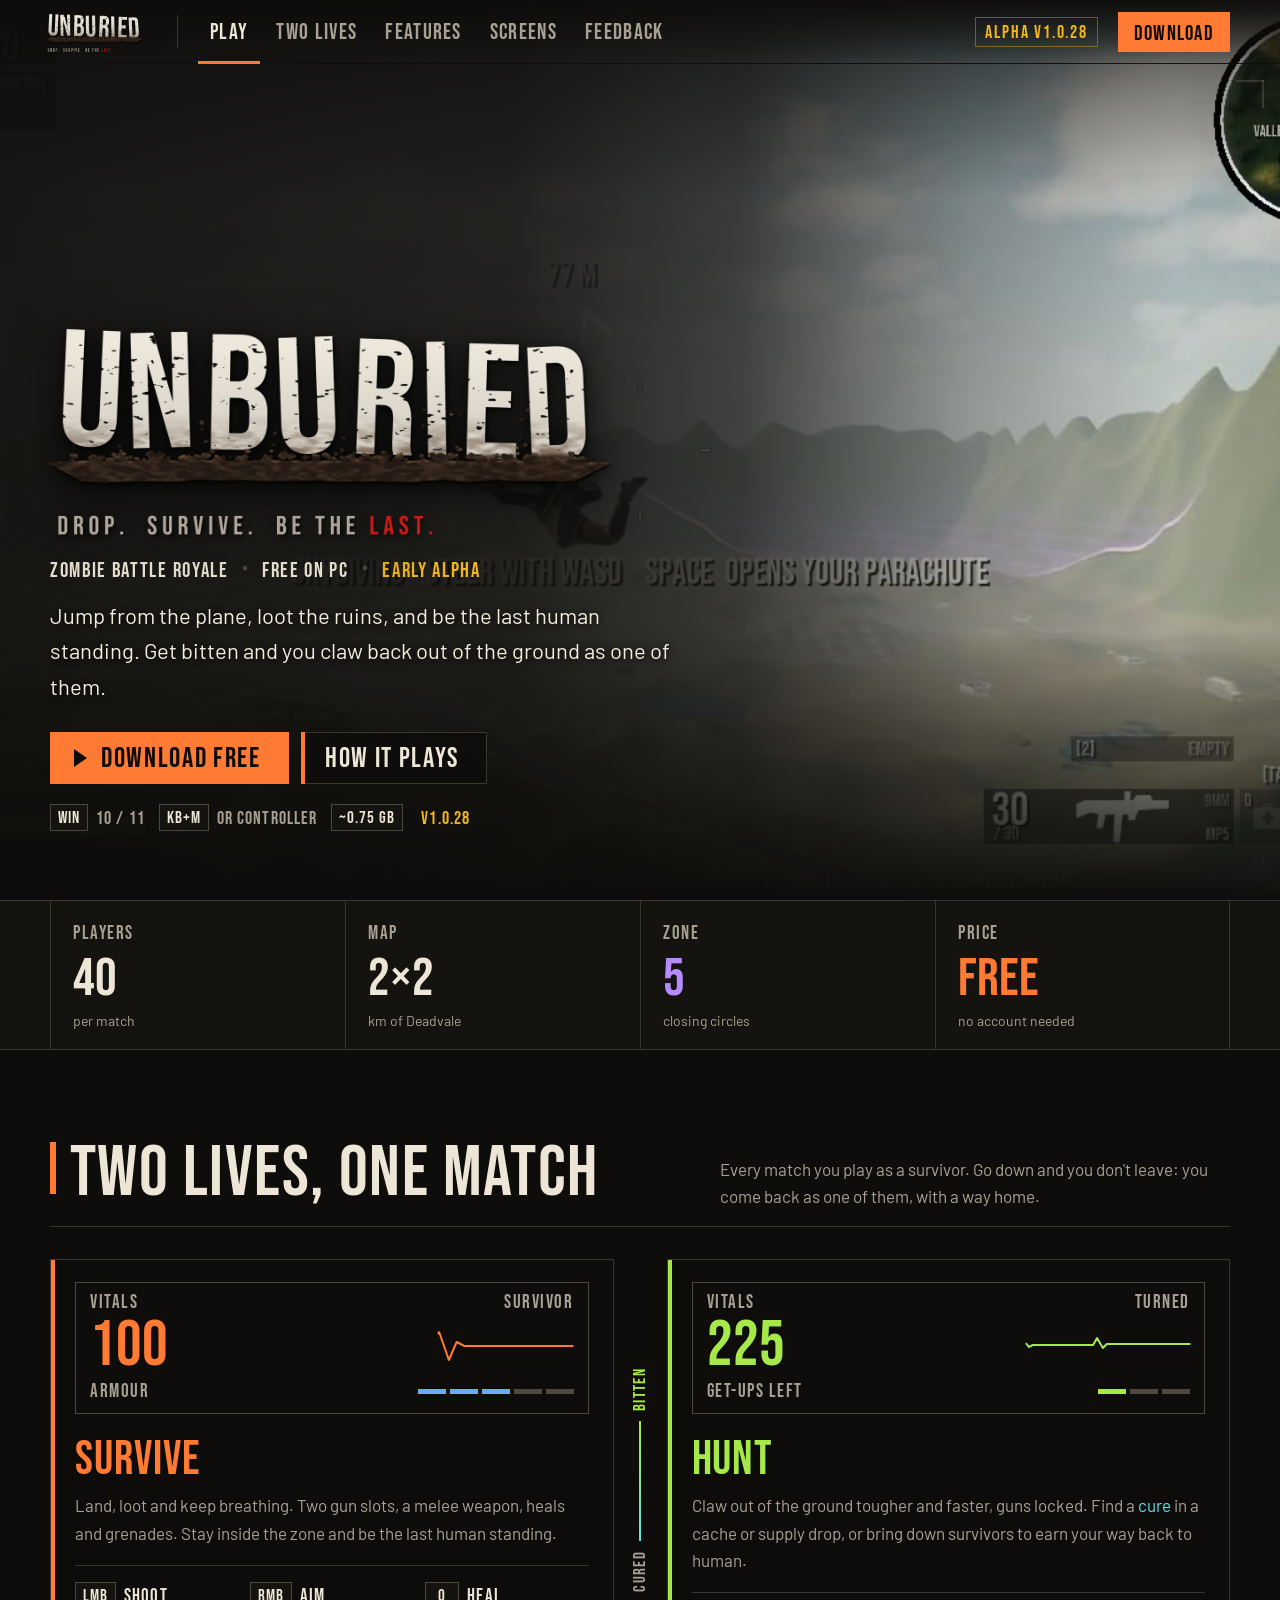
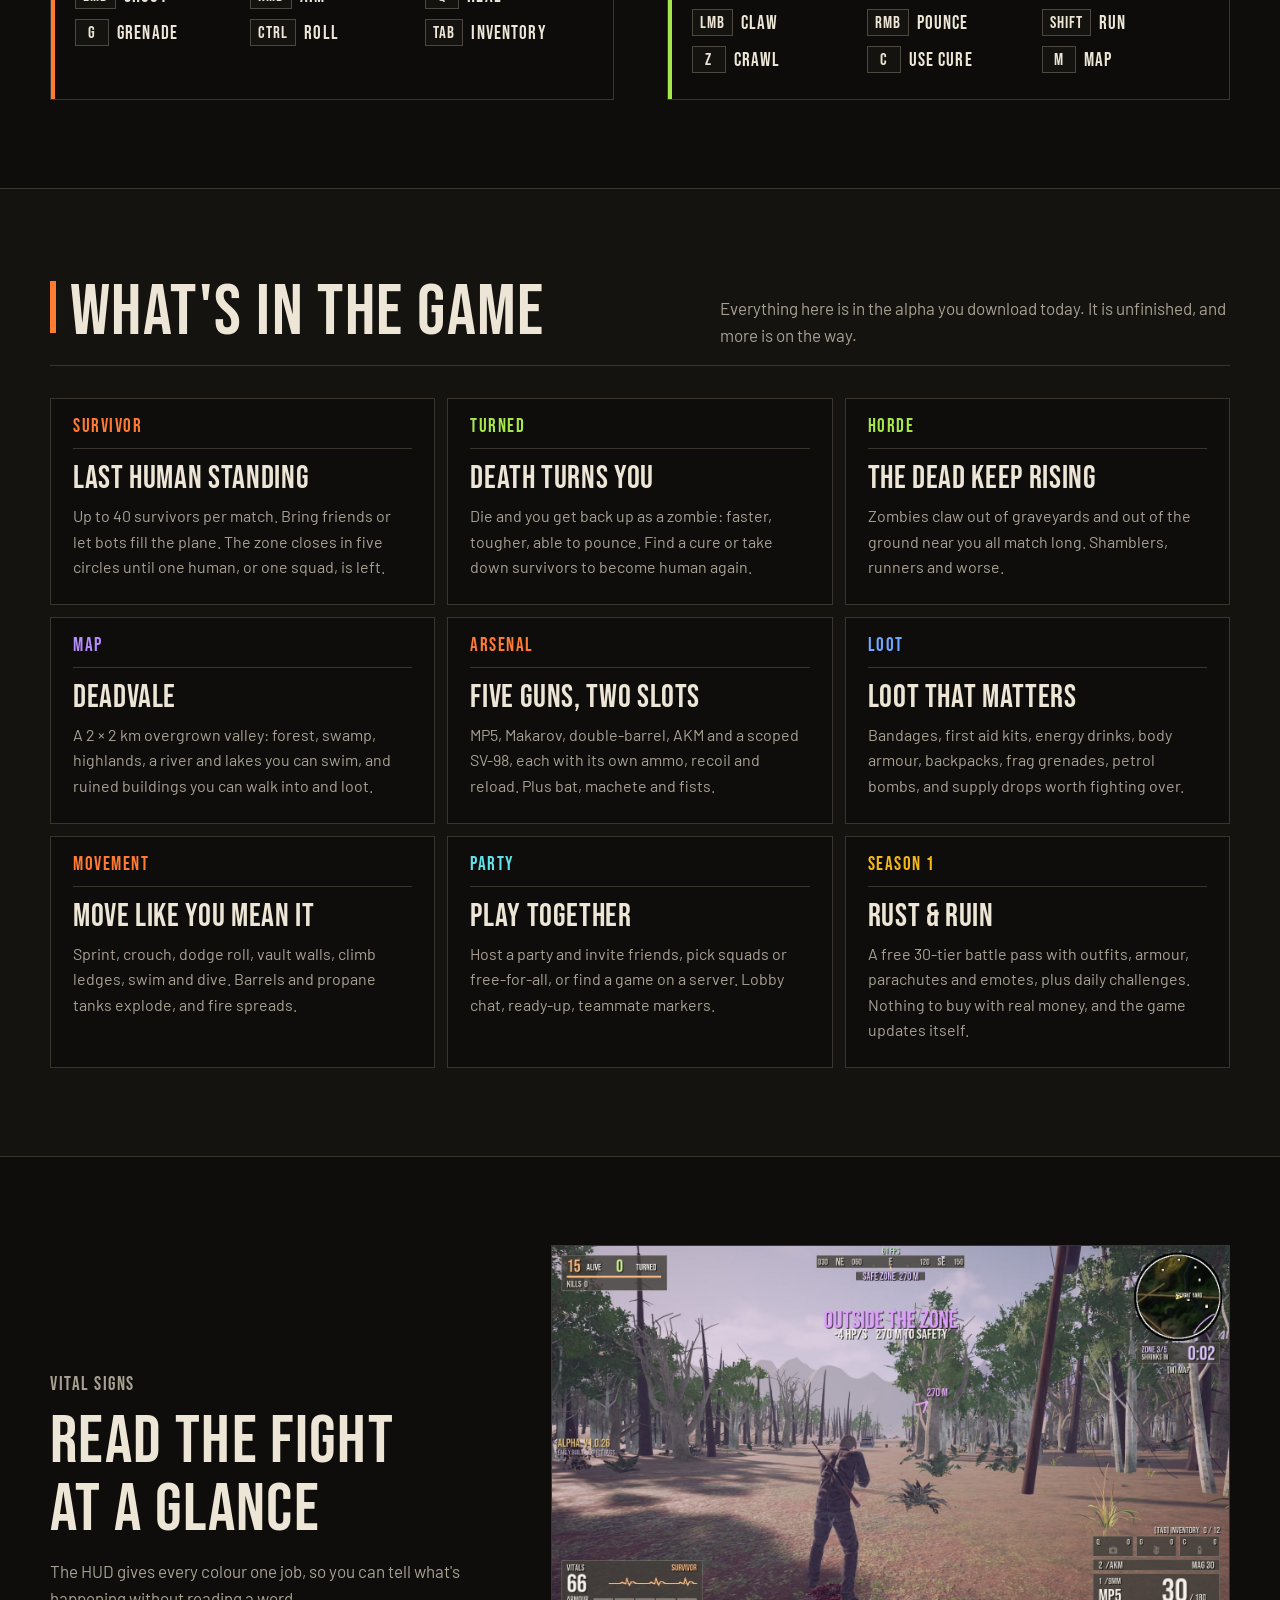
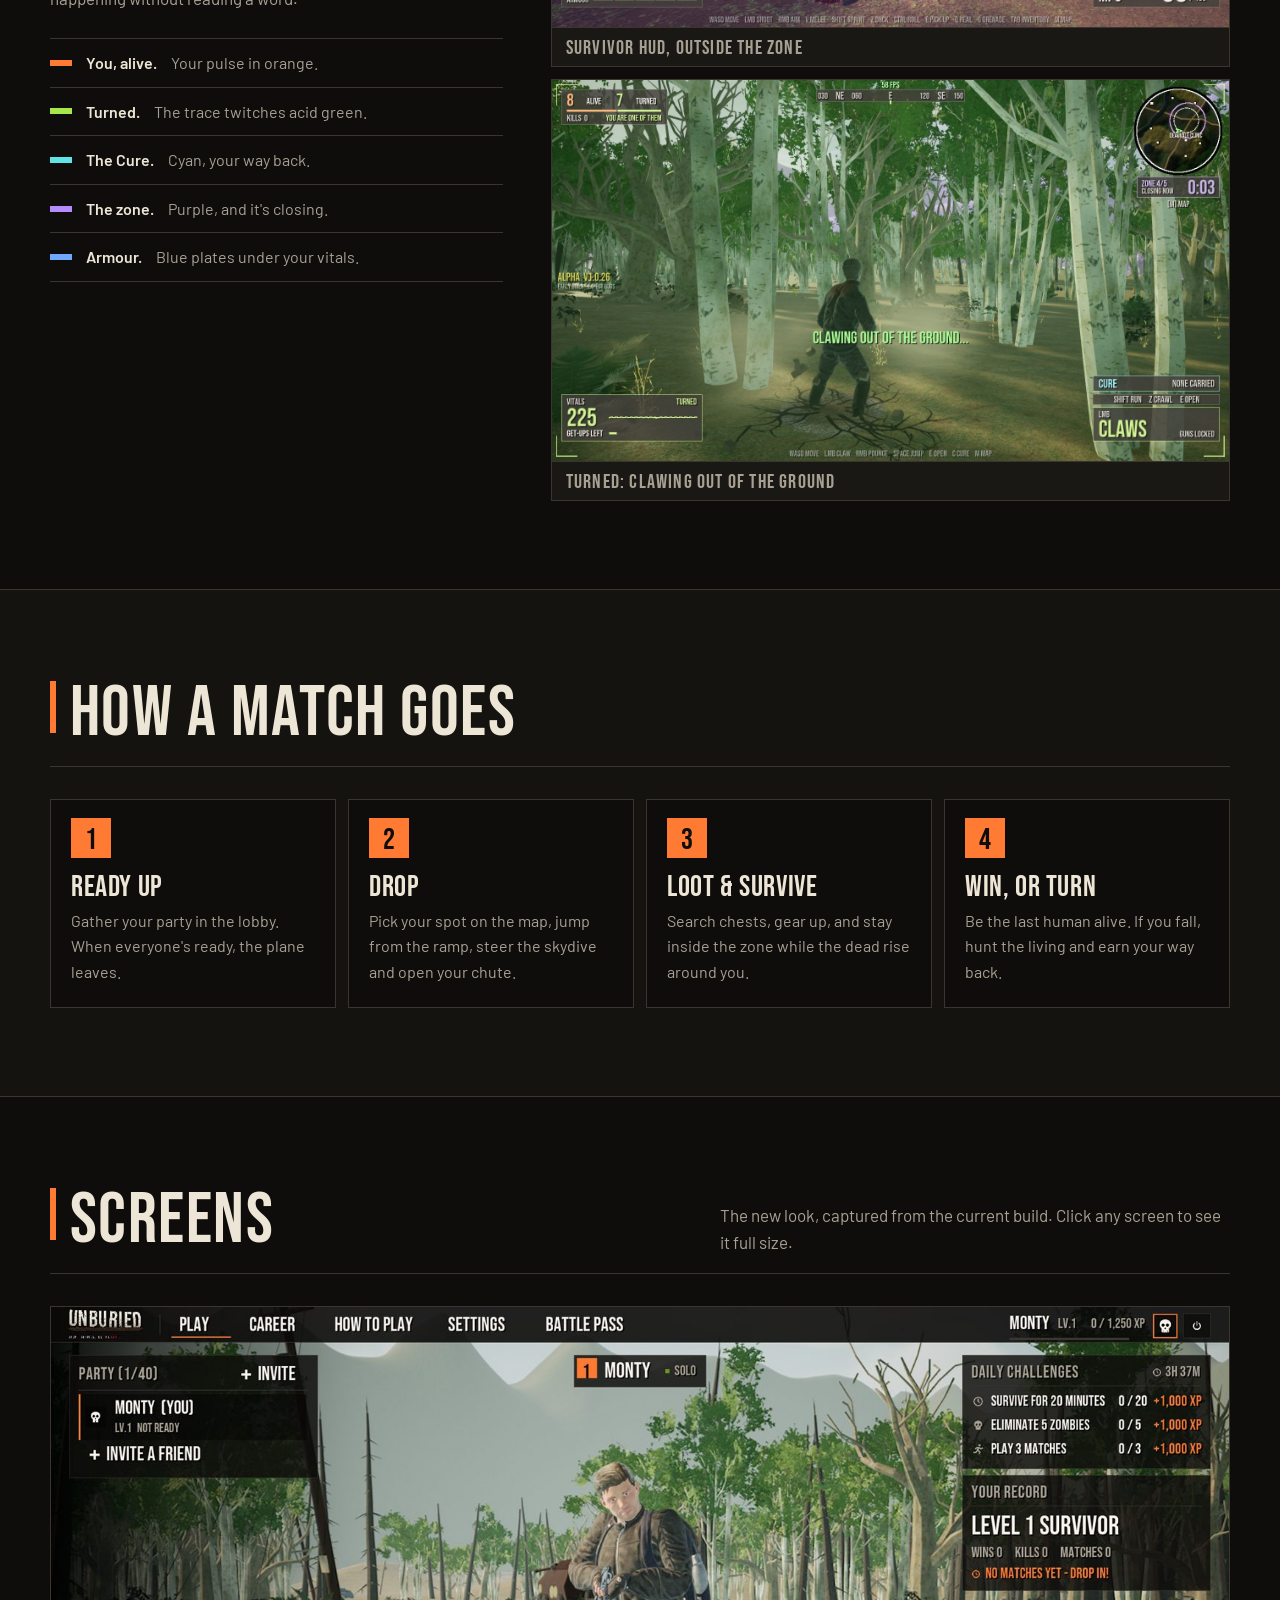
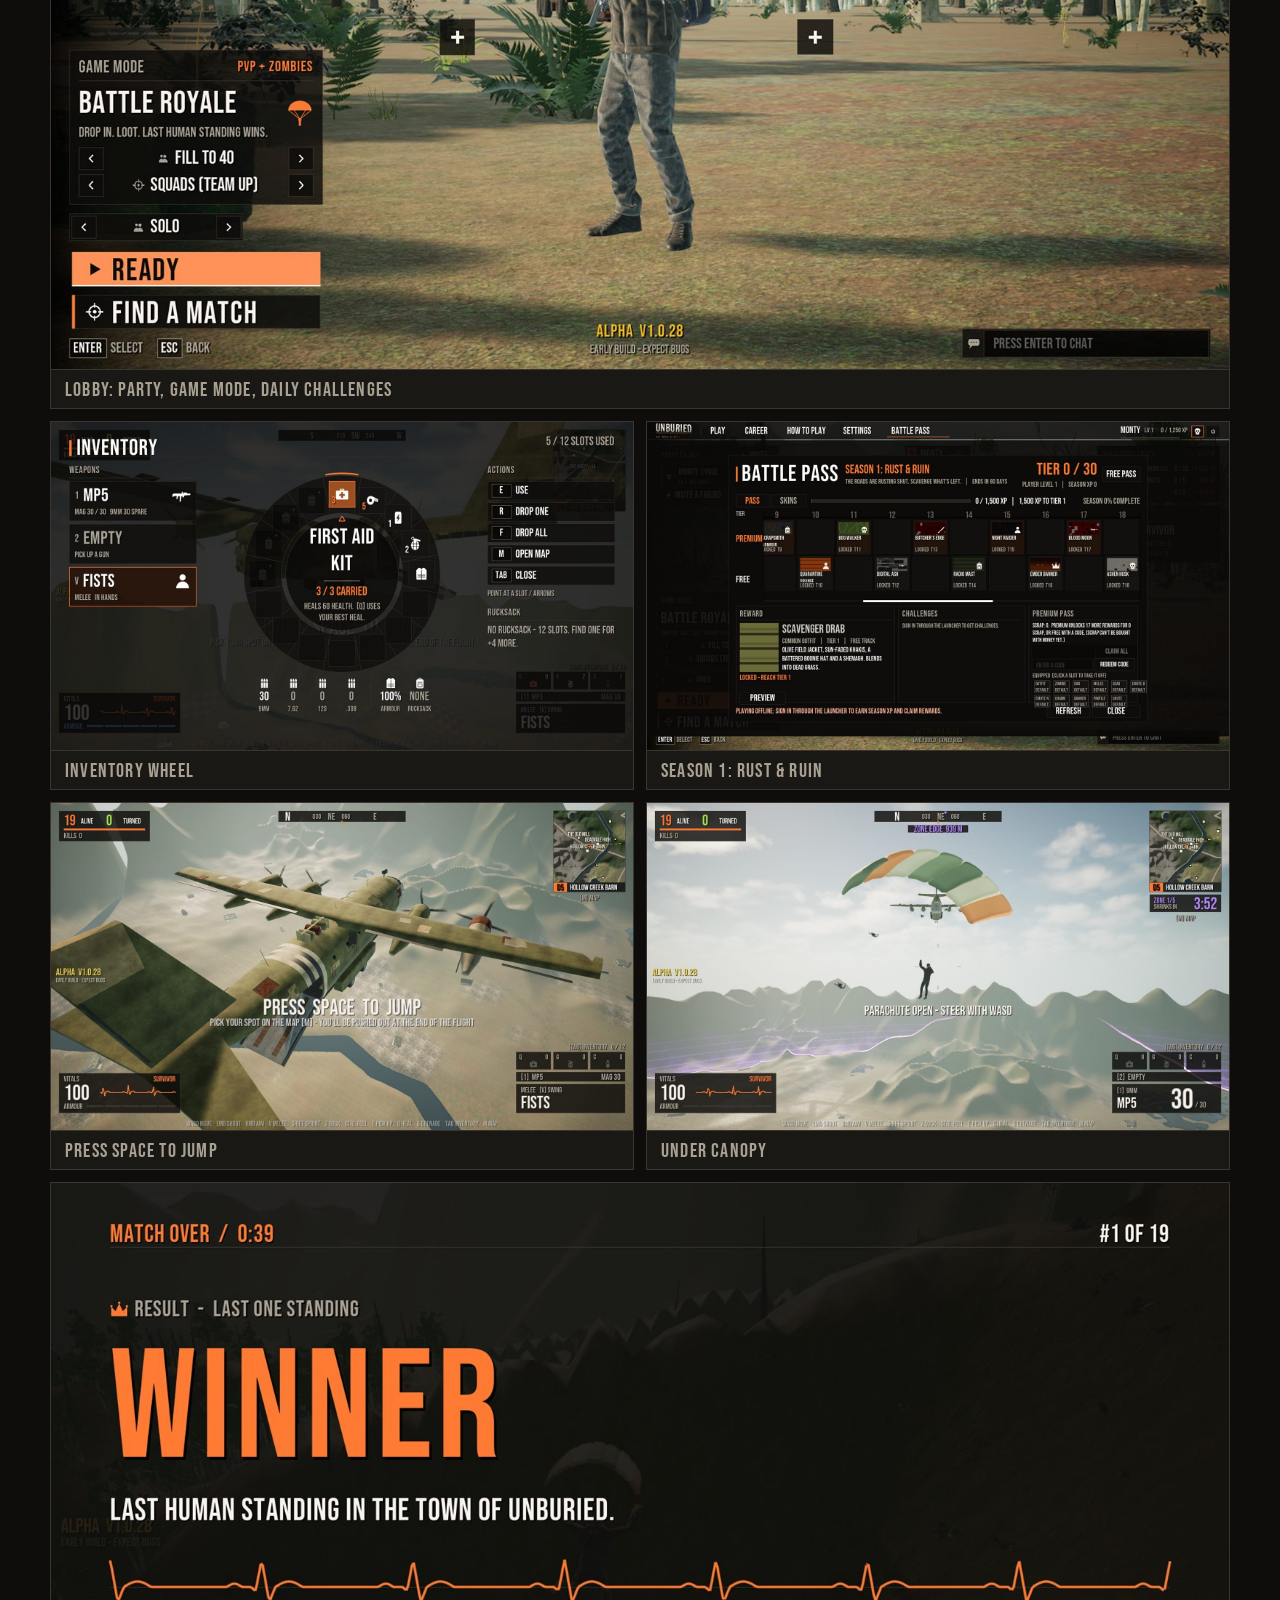
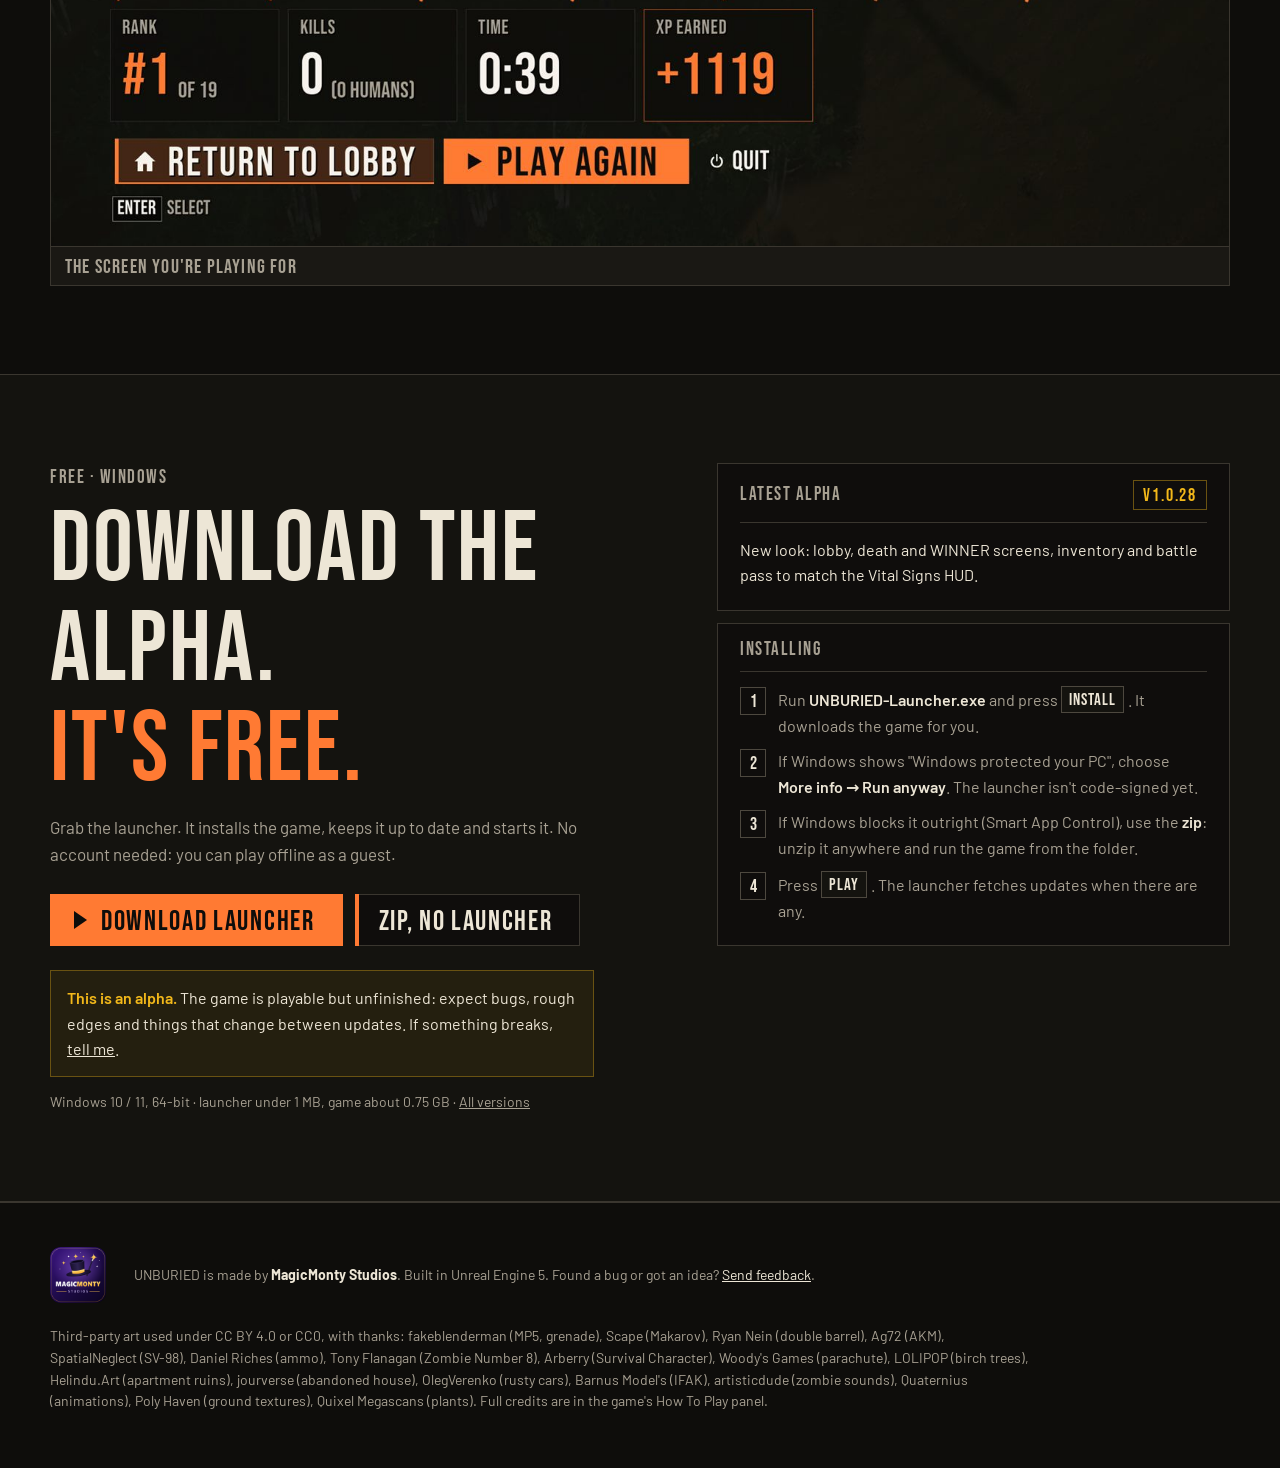
<file: index.html>
<!doctype html>
<html lang="en">
<head>
<meta charset="utf-8">
<meta name="viewport" content="width=device-width, initial-scale=1">
<title>UNBURIED (Alpha) — free zombie battle royale for PC</title>
<meta name="description" content="UNBURIED is a free zombie battle royale for Windows, now in alpha. Drop in, loot up, be the last human standing. Die and you rise as a zombie.">
<meta property="og:title" content="UNBURIED — free zombie battle royale">
<meta property="og:description" content="Drop in, loot up, be the last human standing. Die and you rise as a zombie. Free for Windows.">
<meta property="og:image" content="media/shot-hud.jpg">
<meta name="theme-color" content="#0e0d0b">
<link rel="icon" href="favicon.ico">
<link rel="preconnect" href="https://fonts.googleapis.com">
<link rel="preconnect" href="https://fonts.gstatic.com" crossorigin>
<link href="https://fonts.googleapis.com/css2?family=Bebas+Neue&family=Barlow:wght@400;500;600&display=swap" rel="stylesheet">
<link rel="stylesheet" href="site.css">
</head>
<body>

<header class="nav" id="nav">
  <a class="logo" href="#top" aria-label="UNBURIED home"><img src="media/logo.png" alt="UNBURIED" width="1400" height="520"></a>
  <nav class="tabs" aria-label="Sections">
    <a href="#top" class="on">Play</a>
    <a href="#lives">Two lives</a>
    <a href="#features">Features</a>
    <a href="#screens">Screens</a>
    <a href="feedback.html">Feedback</a>
  </nav>
  <a class="tag-alpha" href="#alpha" title="This is an early alpha build">Alpha <span data-ver>v1.0.28</span></a>
  <a class="btn small" href="#download">Download</a>
</header>

<main id="top">
<div class="hero">
  <video id="heroVideo" src="media/drop.mp4" poster="media/drop.jpg" muted loop playsinline autoplay preload="metadata" aria-hidden="true"></video>
  <span class="brackets" aria-hidden="true"></span>
  <div class="wrap hero-in">
    <div class="hero-panel">
      <h1><img src="media/logo.png" alt="UNBURIED. Drop. Survive. Be the last." width="1400" height="520"></h1>
      <p class="label">Zombie battle royale <span class="sep"></span> Free on PC <span class="sep"></span> <span class="c-alpha">Early alpha</span></p>
      <p class="lede">Jump from the plane, loot the ruins, and be the last human standing. Get bitten and you claw back out of the ground as one of them.</p>
      <div class="cta">
        <a class="btn" href="#download"><span class="tri" aria-hidden="true"></span>Download free</a>
        <a class="btn alt" href="#lives">How it plays</a>
      </div>
      <p class="keys"><kbd>Win</kbd> 10 / 11 <kbd>KB+M</kbd> or controller <kbd>~0.75 GB</kbd> <span data-ver>v1.0.28</span></p>
    </div>
  </div>
</div>

<div class="stats-band">
  <div class="wrap stats">
    <div class="stat"><span class="label">Players</span><b>40</b><small>per match</small></div>
    <div class="stat"><span class="label">Map</span><b>2×2</b><small>km of Deadvale</small></div>
    <div class="stat"><span class="label">Zone</span><b class="c-zone">5</b><small>closing circles</small></div>
    <div class="stat"><span class="label">Price</span><b class="c-survivor">Free</b><small>no account needed</small></div>
  </div>
</div>

<section id="lives">
  <div class="wrap">
    <div class="head">
      <h2>Two lives, one match</h2>
      <p>Every match you play as a survivor. Go down and you don't leave: you come back as one of them, with a way home.</p>
    </div>
    <div class="lives">
      <article class="life">
        <div class="vitals">
          <div class="vrow"><span class="label">Vitals</span><span class="label c-survivor">Survivor</span></div>
          <div class="vmid"><b>100</b><svg class="pulse" viewBox="0 0 200 40" preserveAspectRatio="none" aria-hidden="true"><path pathLength="1" d="M0 20H40l5-3 4 3h6l4-14 5 28 4-18 4 4h40l5-3 4 3h6l4-14 5 28 4-18 4 4H200"/></svg></div>
          <div class="vrow"><span class="label">Armour</span><span class="plates" aria-hidden="true"><i class="on"></i><i class="on"></i><i class="on"></i><i></i><i></i></span></div>
        </div>
        <h3>Survive</h3>
        <p>Land, loot and keep breathing. Two gun slots, a melee weapon, heals and grenades. Stay inside the zone and be the last human standing.</p>
        <ul class="ctrl">
          <li><kbd>LMB</kbd>Shoot</li><li><kbd>RMB</kbd>Aim</li><li><kbd>Q</kbd>Heal</li>
          <li><kbd>G</kbd>Grenade</li><li><kbd>Ctrl</kbd>Roll</li><li><kbd>Tab</kbd>Inventory</li>
        </ul>
      </article>
      <div class="arrow" aria-hidden="true"><span class="label">Bitten</span><span class="line"></span><span class="label c-cure">Cured</span></div>
      <article class="life turned">
        <div class="vitals">
          <div class="vrow"><span class="label">Vitals</span><span class="label c-turned">Turned</span></div>
          <div class="vmid"><b>225</b><svg class="pulse" viewBox="0 0 200 40" preserveAspectRatio="none" aria-hidden="true"><path pathLength="1" d="M0 20H30l3-4 2 6 3-2H70l2-6 3 9 2-4H112l3-3 2 5 2-2H150l2-7 3 10 2-4H200"/></svg></div>
          <div class="vrow"><span class="label">Get-ups left</span><span class="plates" aria-hidden="true"><i class="on"></i><i></i><i></i></span></div>
        </div>
        <h3>Hunt</h3>
        <p>Claw out of the ground tougher and faster, guns locked. Find a <span class="c-cure">cure</span> in a cache or supply drop, or bring down survivors to earn your way back to human.</p>
        <ul class="ctrl">
          <li><kbd>LMB</kbd>Claw</li><li><kbd>RMB</kbd>Pounce</li><li><kbd>Shift</kbd>Run</li>
          <li><kbd>Z</kbd>Crawl</li><li><kbd>C</kbd>Use cure</li><li><kbd>M</kbd>Map</li>
        </ul>
      </article>
    </div>
  </div>
</section>

<section id="features" class="band">
  <div class="wrap">
    <div class="head">
      <h2>What's in the game</h2>
      <p>Everything here is in the alpha you download today. It is unfinished, and more is on the way.</p>
    </div>
    <div class="feats">
      <div class="feat"><span class="label">Survivor</span><h3>Last human standing</h3><p>Up to 40 survivors per match. Bring friends or let bots fill the plane. The zone closes in five circles until one human, or one squad, is left.</p></div>
      <div class="feat t-turned"><span class="label">Turned</span><h3>Death turns you</h3><p>Die and you get back up as a zombie: faster, tougher, able to pounce. Find a cure or take down survivors to become human again.</p></div>
      <div class="feat t-turned"><span class="label">Horde</span><h3>The dead keep rising</h3><p>Zombies claw out of graveyards and out of the ground near you all match long. Shamblers, runners and worse.</p></div>
      <div class="feat t-zone"><span class="label">Map</span><h3>Deadvale</h3><p>A 2 × 2 km overgrown valley: forest, swamp, highlands, a river and lakes you can swim, and ruined buildings you can walk into and loot.</p></div>
      <div class="feat"><span class="label">Arsenal</span><h3>Five guns, two slots</h3><p>MP5, Makarov, double-barrel, AKM and a scoped SV-98, each with its own ammo, recoil and reload. Plus bat, machete and fists.</p></div>
      <div class="feat t-armour"><span class="label">Loot</span><h3>Loot that matters</h3><p>Bandages, first aid kits, energy drinks, body armour, backpacks, frag grenades, petrol bombs, and supply drops worth fighting over.</p></div>
      <div class="feat"><span class="label">Movement</span><h3>Move like you mean it</h3><p>Sprint, crouch, dodge roll, vault walls, climb ledges, swim and dive. Barrels and propane tanks explode, and fire spreads.</p></div>
      <div class="feat t-cure"><span class="label">Party</span><h3>Play together</h3><p>Host a party and invite friends, pick squads or free-for-all, or find a game on a server. Lobby chat, ready-up, teammate markers.</p></div>
      <div class="feat t-alpha"><span class="label">Season 1</span><h3>Rust &amp; Ruin</h3><p>A free 30-tier battle pass with outfits, armour, parachutes and emotes, plus daily challenges. Nothing to buy with real money, and the game updates itself.</p></div>
    </div>
  </div>
</section>

<section id="hud">
  <div class="wrap hud-grid">
    <div class="hud-copy">
      <span class="label">Vital signs</span>
      <h2>Read the fight at a glance</h2>
      <p class="sub">The HUD gives every colour one job, so you can tell what's happening without reading a word.</p>
      <ul class="legend">
        <li><i class="dot c-survivor-bg"></i><b>You, alive.</b> Your pulse in orange.</li>
        <li><i class="dot c-turned-bg"></i><b>Turned.</b> The trace twitches acid green.</li>
        <li><i class="dot c-cure-bg"></i><b>The Cure.</b> Cyan, your way back.</li>
        <li><i class="dot c-zone-bg"></i><b>The zone.</b> Purple, and it's closing.</li>
        <li><i class="dot c-armour-bg"></i><b>Armour.</b> Blue plates under your vitals.</li>
      </ul>
      <svg class="trace" viewBox="0 0 600 60" preserveAspectRatio="none" aria-hidden="true"><path pathLength="1" d="M0 30H170l10-6 8 6h14l8-26 10 50 9-34 7 10h120l10-6 8 6h14l8-26 10 50 9-34 7 10H600"/></svg>
    </div>
    <div class="hud-shots">
      <button class="shot" data-src="media/shot-hud.jpg" data-title="Outside the zone"><img src="media/shot-hud.jpg" alt="In-match HUD: alive and turned counts, compass, minimap, zone timer, vitals with heartbeat trace, weapon and ammo panels" loading="lazy" width="1600" height="900"><span class="cap">Survivor HUD, outside the zone</span></button>
      <button class="shot" data-src="media/shot-turned.jpg" data-title="Clawing out of the ground"><img src="media/shot-turned.jpg" alt="Turned HUD in acid green: claws, get-ups left, cure panel" loading="lazy" width="1600" height="900"><span class="cap c-turned">Turned: clawing out of the ground</span></button>
    </div>
  </div>
</section>

<section id="match" class="band">
  <div class="wrap">
    <div class="head">
      <h2>How a match goes</h2>
    </div>
    <ol class="flow">
      <li><span class="num">1</span><h3>Ready up</h3><p>Gather your party in the lobby. When everyone's ready, the plane leaves.</p></li>
      <li><span class="num">2</span><h3>Drop</h3><p>Pick your spot on the map, jump from the ramp, steer the skydive and open your chute.</p></li>
      <li><span class="num">3</span><h3>Loot &amp; survive</h3><p>Search chests, gear up, and stay inside the zone while the dead rise around you.</p></li>
      <li><span class="num">4</span><h3>Win, or turn</h3><p>Be the last human alive. If you fall, hunt the living and earn your way back.</p></li>
    </ol>
  </div>
</section>

<section id="screens">
  <div class="wrap">
    <div class="head">
      <h2>Screens</h2>
      <p>The new look, captured from the current build. Click any screen to see it full size.</p>
    </div>
    <div class="shots">
      <button class="shot wide" data-src="media/shot-lobby.jpg" data-title="Lobby"><img src="media/shot-lobby.jpg" alt="The lobby: party list, game mode, daily challenges, your record, READY and FIND A MATCH buttons" loading="lazy" width="1600" height="900"><span class="cap">Lobby: party, game mode, daily challenges</span></button>
      <button class="shot" data-src="media/shot-inventory.jpg" data-title="Inventory"><img src="media/shot-inventory.jpg" alt="Inventory wheel with weapons on the left, the first aid kit selected in the centre, and actions on the right" loading="lazy" width="1600" height="900"><span class="cap">Inventory wheel</span></button>
      <button class="shot" data-src="media/shot-battlepass.jpg" data-title="Battle Pass"><img src="media/shot-battlepass.jpg" alt="Season 1 Rust and Ruin battle pass with free and premium reward tracks" loading="lazy" width="1600" height="900"><span class="cap">Season 1: Rust &amp; Ruin</span></button>
      <button class="shot" data-src="media/shot-plane.jpg" data-title="The plane"><img src="media/shot-plane.jpg" alt="Cargo plane flying over Deadvale with the prompt PRESS SPACE TO JUMP" loading="lazy" width="1600" height="900"><span class="cap">Press space to jump</span></button>
      <button class="shot" data-src="media/shot-parachute.jpg" data-title="Under canopy"><img src="media/shot-parachute.jpg" alt="Player under an open parachute, steering toward the zone" loading="lazy" width="1600" height="900"><span class="cap">Under canopy</span></button>
      <button class="shot wide" data-src="media/shot-winner.jpg" data-title="Winner"><img src="media/shot-winner.jpg" alt="WINNER screen: rank 1 of 19, kills, time and XP earned" loading="lazy" width="1600" height="900"><span class="cap c-survivor">The screen you're playing for</span></button>
    </div>
  </div>
</section>

<section id="download" class="dl band">
  <div class="wrap dl-grid">
    <div>
      <span class="label">Free · Windows</span>
      <h2>Download the alpha.<br><span class="c-survivor">It's free.</span></h2>
      <p class="sub">Grab the launcher. It installs the game, keeps it up to date and starts it. No account needed: you can play offline as a guest.</p>
      <div class="opts">
        <a class="btn" id="dlLauncher" href="https://github.com/montypyphon-lang/UNBURIED-releases/releases/latest/download/UNBURIED-Launcher.exe"><span class="tri" aria-hidden="true"></span>Download launcher</a>
        <a class="btn alt" id="dlZip" href="https://github.com/montypyphon-lang/UNBURIED-releases/releases/latest">Zip, no launcher</a>
      </div>
      <p class="alpha-note" id="alpha"><b>This is an alpha.</b> The game is playable but unfinished: expect bugs, rough edges and things that change between updates. If something breaks, <a href="feedback.html">tell me</a>.</p>
      <p class="fine">Windows 10 / 11, 64-bit · launcher under 1 MB, game <span id="dlSize">about 0.75 GB</span> · <a href="https://github.com/montypyphon-lang/UNBURIED-releases/releases">All versions</a></p>
    </div>
    <div>
      <div class="card">
        <div class="card-head"><span class="label">Latest alpha</span><span class="tag-alpha"><span data-ver>v1.0.28</span></span></div>
        <p class="date" id="verDate"></p>
        <p id="notes">New look: lobby, death and WINNER screens, inventory and battle pass to match the Vital Signs HUD.</p>
      </div>
      <div class="card">
        <div class="card-head"><span class="label">Installing</span></div>
        <ol class="steps">
          <li>Run <b>UNBURIED-Launcher.exe</b> and press <kbd>Install</kbd>. It downloads the game for you.</li>
          <li>If Windows shows "Windows protected your PC", choose <b>More info → Run anyway</b>. The launcher isn't code-signed yet.</li>
          <li>If Windows blocks it outright (Smart App Control), use the <b>zip</b>: unzip it anywhere and run the game from the folder.</li>
          <li>Press <kbd>Play</kbd>. The launcher fetches updates when there are any.</li>
        </ol>
      </div>
    </div>
  </div>
</section>
</main>

<footer>
  <div class="wrap">
    <div class="row">
      <img src="media/studio.png" alt="MagicMonty Studios" width="56" height="56">
      <span>UNBURIED is made by <b>MagicMonty Studios</b>. Built in Unreal Engine 5. Found a bug or got an idea? <a href="feedback.html">Send feedback</a>.</span>
    </div>
    <p class="credits">Third-party art used under CC BY 4.0 or CC0, with thanks: fakeblenderman (MP5, grenade), Scape (Makarov), Ryan Nein (double barrel), Ag72 (AKM), SpatialNeglect (SV-98), Daniel Riches (ammo), Tony Flanagan (Zombie Number 8), Arberry (Survival Character), Woody's Games (parachute), LOLIPOP (birch trees), Helindu.Art (apartment ruins), jourverse (abandoned house), OlegVerenko (rusty cars), Barnus Model's (IFAK), artisticdude (zombie sounds), Quaternius (animations), Poly Haven (ground textures), Quixel Megascans (plants). Full credits are in the game's How To Play panel.</p>
  </div>
</footer>

<dialog id="box" aria-label="Viewer">
  <div class="bar"><strong id="boxTitle"></strong><button type="button" id="boxClose"><kbd>Esc</kbd> Close</button></div>
  <img id="boxImg" alt="">
</dialog>

<script>
// nav background once you leave the hero, and the tab for the section in view
const nav = document.getElementById('nav');
addEventListener('scroll', () => nav.classList.toggle('solid', scrollY > 80), {passive:true});
const tabs = [...document.querySelectorAll('.tabs a[href^="#"]')];
const spy = new IntersectionObserver(es => es.forEach(e => {
  if (e.isIntersecting) tabs.forEach(t => t.classList.toggle('on', t.getAttribute('href') === e.target.dataset.tab));
}), {rootMargin: '-45% 0px -50% 0px'});
[['.hero', '#top'], ['#lives', '#lives'], ['#features', '#features'], ['#hud', '#features'], ['#match', '#features'], ['#screens', '#screens'], ['#download', '#top']]
  .forEach(([sel, tab]) => { const el = document.querySelector(sel); el.dataset.tab = tab; spy.observe(el); });

// hero video: no autoplay for people who asked for less motion
const calm = matchMedia('(prefers-reduced-motion: reduce)').matches;
if (calm) { const h = document.getElementById('heroVideo'); h.removeAttribute('autoplay'); h.pause(); }

// viewer: screens show full size
const box = document.getElementById('box'), boxImg = document.getElementById('boxImg');
document.querySelectorAll('button.shot').forEach(s => s.addEventListener('click', () => {
  document.getElementById('boxTitle').textContent = s.dataset.title;
  boxImg.src = s.dataset.src; boxImg.alt = s.dataset.title;
  box.showModal();
}));
document.getElementById('boxClose').addEventListener('click', () => box.close());
box.addEventListener('click', e => { if (e.target === box) box.close(); });

// latest release: version, notes and direct links (the page works without it)
fetch('https://api.github.com/repos/montypyphon-lang/UNBURIED-releases/releases/latest')
  .then(r => r.ok ? r.json() : Promise.reject())
  .then(rel => {
    document.querySelectorAll('[data-ver]').forEach(e => e.textContent = rel.tag_name);
    if (rel.published_at) document.getElementById('verDate').textContent =
      'Released ' + new Date(rel.published_at).toLocaleDateString(undefined, {day:'numeric', month:'short', year:'numeric'});
    if (rel.body) document.getElementById('notes').textContent = rel.body;
    const launcher = rel.assets.find(a => /launcher\.exe$/i.test(a.name));
    const zip = rel.assets.find(a => /\.zip$/i.test(a.name));
    if (launcher) document.getElementById('dlLauncher').href = launcher.browser_download_url;
    if (zip) {
      document.getElementById('dlZip').href = zip.browser_download_url;
      document.getElementById('dlSize').textContent = (zip.size / 1073741824).toFixed(2) + ' GB';
    }
  })
  .catch(() => {});
</script>
</body>
</html>
</file>
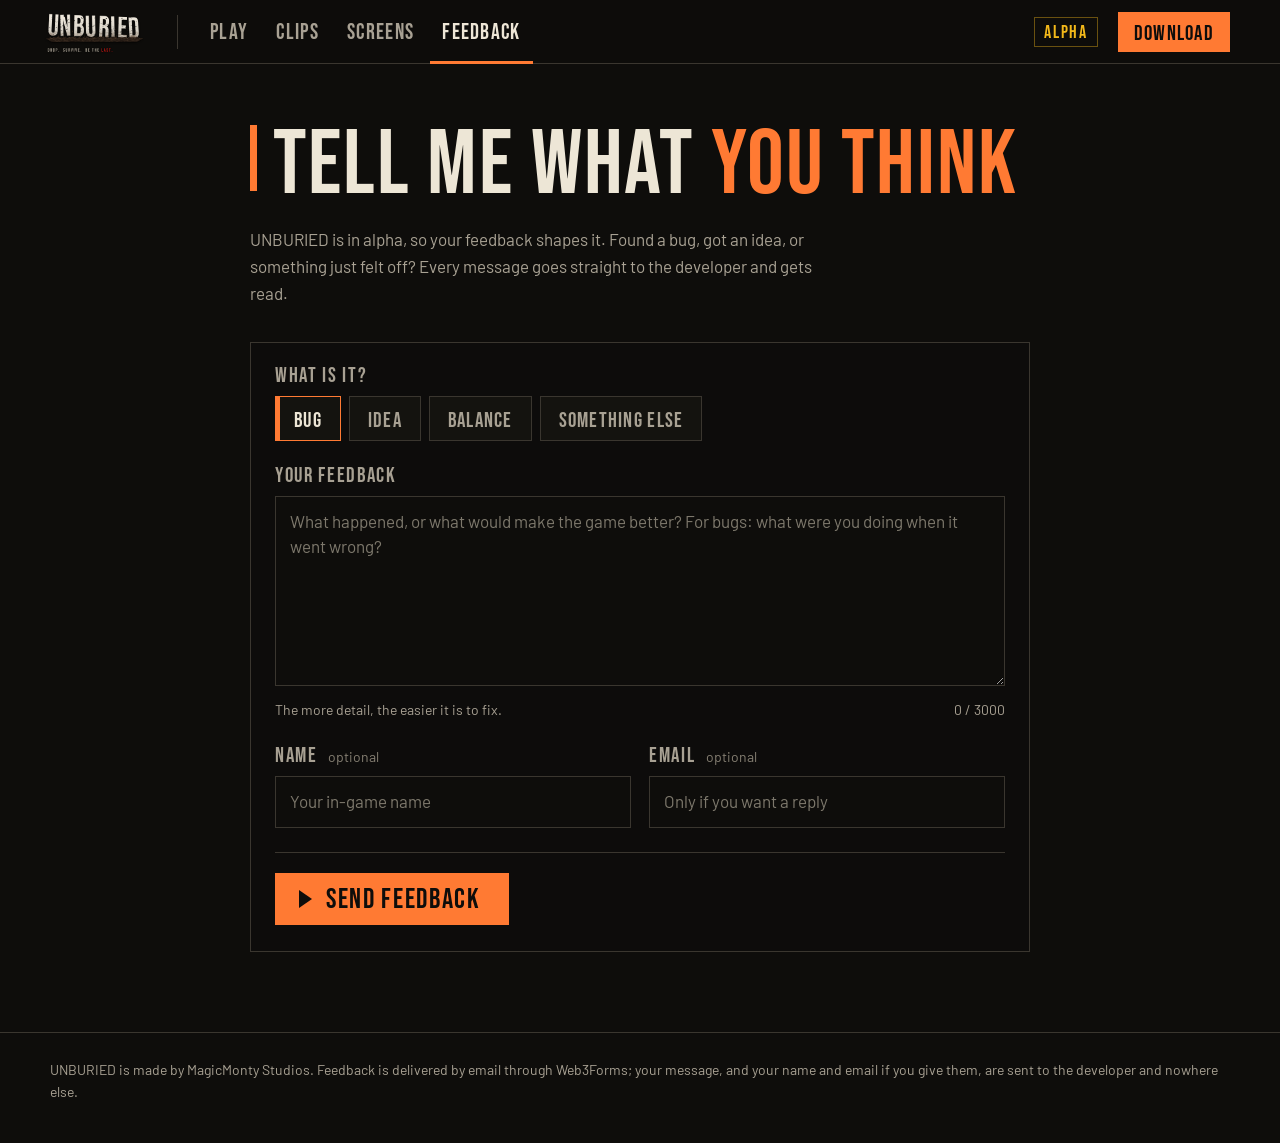
<file: feedback.html>
<!doctype html>
<html lang="en">
<head>
<meta charset="utf-8">
<meta name="viewport" content="width=device-width, initial-scale=1">
<title>Feedback — UNBURIED</title>
<meta name="description" content="Found a bug in UNBURIED or have an idea? Tell the developer.">
<link rel="icon" href="favicon.ico">
<link rel="preconnect" href="https://fonts.googleapis.com">
<link rel="preconnect" href="https://fonts.gstatic.com" crossorigin>
<link href="https://fonts.googleapis.com/css2?family=Bebas+Neue&family=Barlow:wght@400;500;600&display=swap" rel="stylesheet">
<link rel="stylesheet" href="site.css">
<style>
body{min-height:100vh;display:flex;flex-direction:column}
.nav{position:sticky;background:#0e0d0bf5;border-bottom-color:var(--line)}
main{flex:1;padding:56px 0 80px}
main.wrap{width:min(780px,100% - 32px)}
h1{font-size:clamp(56px,10vw,92px)}
h1::before{content:"";display:inline-block;width:7px;height:.72em;background:var(--survivor);margin-right:16px;vertical-align:.02em}
.lede{color:var(--dim);margin:14px 0 34px;max-width:34em}
form{display:grid;gap:24px;background:var(--panel-a);border:1px solid var(--line);padding:22px 24px 26px}
fieldset{border:0;margin:0;padding:0}
legend,label.lab{display:block;font:400 21px/1 var(--display);letter-spacing:.08em;margin-bottom:10px;padding:0;color:var(--dim);text-transform:uppercase}
.opt{font:400 14px/1 var(--body);letter-spacing:0;color:#857f72;margin-left:6px;text-transform:none}
.kinds{display:flex;flex-wrap:wrap;gap:8px}
.kinds label{position:relative;cursor:pointer}
.kinds input{position:absolute;opacity:0;inset:0;cursor:pointer}
.kinds span{display:block;min-height:44px;padding:13px 18px 9px;border:1px solid var(--line);background:var(--bg2);font:400 21px/1 var(--display);letter-spacing:.06em;color:var(--dim);text-transform:uppercase}
.kinds label:hover span{color:var(--bone)}
.kinds input:checked + span{border-color:var(--survivor);color:var(--bone);box-shadow:inset 4px 0 0 var(--survivor)}
.kinds input:focus-visible + span{outline:2px solid var(--survivor);outline-offset:3px}
textarea,input[type=text],input[type=email]{width:100%;background:var(--bg);border:1px solid var(--line);color:var(--bone);font:400 17px/1.5 var(--body);padding:12px 14px;border-radius:0}
textarea{min-height:190px;resize:vertical}
textarea:focus,input:focus{outline:none;border-color:var(--survivor)}
::placeholder{color:#7d786c}
.two{display:grid;grid-template-columns:1fr 1fr;gap:18px}
@media (max-width:560px){.two{grid-template-columns:1fr}}
.hint{font-size:14px;color:var(--dim);margin-top:6px}
.count{float:right}
.hp{position:absolute;left:-9999px;width:1px;height:1px;overflow:hidden}
.send{display:flex;flex-wrap:wrap;gap:16px;align-items:center;padding-top:20px;border-top:1px solid var(--line)}
#status{font-size:16px;color:var(--dim)}
#status.bad{color:#ff8a7a}
.done{display:none;border:1px solid var(--line);background:var(--panel-a);padding:30px 28px;box-shadow:inset 4px 0 0 var(--turned)}
.done h2{font-size:56px;color:var(--turned);margin-bottom:10px}
.done p{color:var(--dim);margin-bottom:22px}
.done .row{display:flex;flex-wrap:wrap;gap:12px}
.sent form{display:none}
.sent .done{display:block}
footer{padding:26px 0 40px}
</style>
</head>
<body>

<header class="nav">
  <a class="logo" href="./" aria-label="UNBURIED home"><img src="media/logo.png" alt="UNBURIED" width="1400" height="520"></a>
  <nav class="tabs" aria-label="Site">
    <a href="./">Play</a>
    <a href="./#clips">Clips</a>
    <a href="./#screens">Screens</a>
    <a href="feedback.html" class="on" aria-current="page">Feedback</a>
  </nav>
  <span class="tag-alpha">Alpha</span>
  <a class="btn small" href="./#download">Download</a>
</header>

<main class="wrap" id="main">
  <h1>Tell me what <span class="c-survivor">you think</span></h1>
  <p class="lede">UNBURIED is in alpha, so your feedback shapes it. Found a bug, got an idea, or something just felt off? Every message goes straight to the developer and gets read.</p>

  <form id="form" novalidate>
    <fieldset>
      <legend>What is it?</legend>
      <div class="kinds">
        <label><input type="radio" name="kind" value="Bug" checked><span>Bug</span></label>
        <label><input type="radio" name="kind" value="Idea"><span>Idea</span></label>
        <label><input type="radio" name="kind" value="Balance"><span>Balance</span></label>
        <label><input type="radio" name="kind" value="Other"><span>Something else</span></label>
      </div>
    </fieldset>

    <div>
      <label class="lab" for="message">Your feedback</label>
      <textarea id="message" name="message" maxlength="3000" required placeholder="What happened, or what would make the game better? For bugs: what were you doing when it went wrong?"></textarea>
      <p class="hint"><span class="count" id="count">0 / 3000</span>The more detail, the easier it is to fix.</p>
    </div>

    <div class="two">
      <div>
        <label class="lab" for="name">Name <span class="opt">optional</span></label>
        <input type="text" id="name" name="name" maxlength="60" autocomplete="nickname" placeholder="Your in-game name">
      </div>
      <div>
        <label class="lab" for="email">Email <span class="opt">optional</span></label>
        <input type="email" id="email" name="email" maxlength="120" autocomplete="email" placeholder="Only if you want a reply">
      </div>
    </div>

    <div class="hp" aria-hidden="true"><label>Leave this empty <input type="checkbox" name="botcheck" id="botcheck" tabindex="-1" autocomplete="off"></label></div>

    <div class="send">
      <button class="btn" type="submit" id="submit"><span class="tri" aria-hidden="true"></span>Send feedback</button>
      <span id="status" role="status" aria-live="polite"></span>
    </div>
  </form>

  <div class="done" id="done" tabindex="-1">
    <h2>Sent. Thank you.</h2>
    <p>Your feedback is on its way to the developer.</p>
    <div class="row"><a class="btn" href="./">Back to the game</a>
    <button class="btn alt" type="button" id="again">Send another</button></div>
  </div>
</main>

<footer><div class="wrap">UNBURIED is made by MagicMonty Studios. Feedback is delivered by email through Web3Forms; your message, and your name and email if you give them, are sent to the developer and nowhere else.</div></footer>

<script>
// Web3Forms access key: public by design (it only allows sending to the owner's inbox).
const ACCESS_KEY = '8265d7c1-2435-4e20-84f6-31a33b9340ca';
const ENDPOINT = 'https://api.web3forms.com/submit';

const form = document.getElementById('form'), status = document.getElementById('status');
const message = document.getElementById('message'), submit = document.getElementById('submit');
const say = (text, bad) => { status.textContent = text; status.classList.toggle('bad', !!bad); };

message.addEventListener('input', () => document.getElementById('count').textContent = message.value.length + ' / 3000');

// which game version is current, to help with bug reports (best effort)
let version = 'unknown';
fetch('https://api.github.com/repos/montypyphon-lang/UNBURIED-releases/releases/latest')
  .then(r => r.ok ? r.json() : Promise.reject()).then(rel => version = rel.tag_name).catch(() => {});

if (!ACCESS_KEY) { submit.disabled = true; say('Feedback isn\'t switched on yet. Check back soon.'); }

form.addEventListener('submit', async e => {
  e.preventDefault();
  const text = message.value.trim();
  const email = document.getElementById('email');
  if (text.length < 10) { say('Write a little more so I know what you mean.', true); message.focus(); return; }
  if (email.value && !email.checkValidity()) { say('That email address doesn\'t look right. Fix it or leave it empty.', true); email.focus(); return; }
  if (Date.now() - (+localStorage.getItem('fbLast') || 0) < 30000) { say('You just sent one. Give it half a minute.', true); return; }

  const kind = form.kind.value, name = document.getElementById('name').value.trim();
  submit.disabled = true; say('Sending…');
  try {
    const r = await fetch(ENDPOINT, {
      method: 'POST',
      headers: {'Content-Type': 'application/json', 'Accept': 'application/json'},
      body: JSON.stringify({
        access_key: ACCESS_KEY,
        subject: 'UNBURIED feedback: ' + kind + (name ? ' from ' + name : ''),
        from_name: 'UNBURIED website',
        kind, message: text,
        name: name || 'Anonymous',
        ...(email.value ? {email: email.value.trim()} : {}),
        latest_version: version,
        botcheck: document.getElementById('botcheck').checked
      })
    });
    const out = await r.json().catch(() => ({}));
    if (!r.ok || !out.success) throw new Error(out.message || 'failed');
    try { localStorage.setItem('fbLast', Date.now()); } catch (_) {}
    document.getElementById('main').classList.add('sent');
    document.getElementById('done').focus();
    say('');
  } catch (err) {
    say('That didn\'t send. Check your internet and try again; your text is still here.', true);
  }
  submit.disabled = false;
});

document.getElementById('again').addEventListener('click', () => {
  form.reset(); document.getElementById('count').textContent = '0 / 3000';
  document.getElementById('main').classList.remove('sent'); message.focus();
});
</script>
</body>
</html>
</file>
<file: site.css>
/* UNBURIED site: the in-game "Vital Signs" look. Flat near-black panels, 1 px borders, square corners,
   Bebas Neue, and one meaning per colour (Source/ZombieGame/ZGUIStyle.h). */
:root{
  --bg:#0e0d0b; --bg2:#14130f; --panel:#1a1814; --panel-a:#0e0d0bd2; --line:#3a362f; --line2:#4d483f;
  --bone:#ede6d6; --dim:#a8a193; --ink:#0e0d0b;
  --survivor:#ff7a33; --survivor-hi:#ff9152; --turned:#a6e84a; --cure:#5fe3e8; --zone:#b58cff; --armour:#6fa8ff; --alpha:#f2b81a;
  --display:"Bebas Neue","Arial Narrow",Impact,sans-serif;
  --body:"Barlow",system-ui,"Segoe UI",sans-serif;
}
*{box-sizing:border-box}
html{scroll-behavior:smooth;scroll-padding-top:72px}
body{margin:0;background:var(--bg);color:var(--bone);font:400 17px/1.6 var(--body);-webkit-font-smoothing:antialiased;overflow-x:hidden}
img,video{display:block;max-width:100%}
img{height:auto}
a{color:inherit}
h1,h2,h3{font-family:var(--display);font-weight:400;letter-spacing:.02em;line-height:1;margin:0;text-wrap:balance}
p{margin:0}
button{font:inherit}
.wrap{width:min(1180px,100% - 32px);margin-inline:auto}
:focus-visible{outline:2px solid var(--survivor);outline-offset:3px}

/* colour = meaning */
.c-survivor{color:var(--survivor)} .c-turned{color:var(--turned)} .c-cure{color:var(--cure)}
.c-zone{color:var(--zone)} .c-armour{color:var(--armour)} .c-alpha{color:var(--alpha)}
.c-survivor-bg{background:var(--survivor)} .c-turned-bg{background:var(--turned)} .c-cure-bg{background:var(--cure)}
.c-zone-bg{background:var(--zone)} .c-armour-bg{background:var(--armour)}

/* small dim panel label, like PARTY / DAILY CHALLENGES in the lobby */
.label{display:inline-block;font:400 19px/1 var(--display);letter-spacing:.08em;color:var(--dim);text-transform:uppercase}
.label .sep{display:inline-block;width:4px;height:4px;background:var(--line2);vertical-align:middle;margin:0 10px 3px}

/* keycaps, like ENTER / ESC in the menus */
kbd{display:inline-block;font:400 17px/1 var(--display);letter-spacing:.06em;color:var(--bone);text-transform:uppercase;
  border:1px solid var(--line2);background:var(--bg2);padding:5px 7px 3px;margin:0 4px 0 0;vertical-align:1px}

/* the yellow ALPHA tag */
.tag-alpha{font:400 18px/1 var(--display);letter-spacing:.1em;color:var(--alpha);text-decoration:none;white-space:nowrap;
  border:1px solid #f2b81a66;padding:6px 9px 4px;text-transform:uppercase}

/* buttons: READY (flat orange) and FIND A MATCH (dark with an orange edge) */
.btn{display:inline-flex;align-items:center;gap:14px;min-height:52px;font:400 28px/1 var(--display);letter-spacing:.06em;text-decoration:none;text-transform:uppercase;
  padding:12px 28px 9px 24px;color:var(--ink);background:var(--survivor);border:0;cursor:pointer;white-space:nowrap;transition:background .12s,transform .12s}
.btn:hover{background:var(--survivor-hi)}
.btn:active{transform:translateY(1px)}
.btn .tri{width:0;height:0;border-left:13px solid currentColor;border-block:9px solid transparent;margin-bottom:3px}
.btn.alt{background:var(--panel-a);color:var(--bone);box-shadow:inset 4px 0 0 var(--survivor),inset 0 0 0 1px var(--line)}
.btn.alt:hover{background:#26231e}
.btn.small{min-height:40px;font-size:21px;padding:9px 16px 6px}
.btn[disabled]{background:#4a463e;color:var(--dim);cursor:default}

/* nav: the lobby's top bar */
.nav{position:fixed;inset:0 0 auto 0;z-index:20;display:flex;align-items:center;gap:20px;height:64px;padding:0 max(16px,calc((100% - 1180px)/2));
  background:linear-gradient(#0e0d0bf0,#0e0d0b00);transition:background .2s,border-color .2s;border-bottom:1px solid transparent}
.nav.solid{background:#0e0d0bf5;border-bottom-color:var(--line)}
.logo{display:block;flex:none;padding-right:20px;border-right:1px solid var(--line)}
.logo img{height:42px;width:auto;margin:-2px 0 -6px -6px}
.tabs{display:flex;gap:4px;margin-right:auto}
.tabs a{font:400 22px/1 var(--display);letter-spacing:.06em;text-decoration:none;color:var(--dim);padding:22px 12px 17px;border-bottom:3px solid transparent;text-transform:uppercase}
.tabs a:hover{color:var(--bone)}
.tabs a.on{color:var(--bone);border-bottom-color:var(--survivor)}
@media (max-width:860px){.tabs{display:none}.nav .tag-alpha{margin-left:auto}.logo{border:0;padding:0}}
@media (max-width:420px){.nav .tag-alpha{display:none}.nav .btn.small{margin-left:auto}}

/* hero */
.hero{position:relative;min-height:100svh;display:grid;align-items:end;overflow:hidden;isolation:isolate}
.hero video{position:absolute;inset:0;width:100%;height:100%;object-fit:cover;z-index:-2}
.hero::after{content:"";position:absolute;inset:0;z-index:-1;
  background:linear-gradient(90deg,#0e0d0bf2 0,#0e0d0be6 40%,#0e0d0bc0 58%,#0e0d0b55 76%,#0e0d0b10 92%),linear-gradient(180deg,#0e0d0bb3 0,#0e0d0b00 22%,#0e0d0b00 70%,var(--bg) 100%)}
@media (max-width:860px){.hero::after{background:linear-gradient(180deg,#0e0d0bb3 0,#0e0d0b66 30%,#0e0d0be6 62%,var(--bg) 100%)}}
/* the HUD's corner brackets */
.brackets{position:absolute;inset:80px 16px 16px;pointer-events:none;z-index:-1;--c:#a8a19366;
  background:
    linear-gradient(var(--c),var(--c)) top left/28px 2px, linear-gradient(var(--c),var(--c)) top left/2px 28px,
    linear-gradient(var(--c),var(--c)) top right/28px 2px, linear-gradient(var(--c),var(--c)) top right/2px 28px,
    linear-gradient(var(--c),var(--c)) bottom left/28px 2px, linear-gradient(var(--c),var(--c)) bottom left/2px 28px,
    linear-gradient(var(--c),var(--c)) bottom right/28px 2px, linear-gradient(var(--c),var(--c)) bottom right/2px 28px;
  background-repeat:no-repeat}
.hero-in{padding:120px 0 64px}
.hero-panel{max-width:640px}
.hero h1 img{width:min(620px,100%);margin:0 0 4px -2%;filter:drop-shadow(0 6px 24px #000c)}
.hero .label{font-size:21px;color:var(--bone)}
.hero .lede{font-size:clamp(18px,2.1vw,22px);max-width:32em;margin-top:14px;color:#f2ecdd;text-shadow:0 1px 8px #000}
.hero .cta{display:flex;flex-wrap:wrap;gap:12px;margin-top:28px}
.keys{margin-top:18px;font:400 18px/1.9 var(--display);letter-spacing:.06em;color:var(--dim);text-transform:uppercase}
.keys kbd{margin-left:10px}.keys kbd:first-child{margin-left:0}
.keys [data-ver]{margin-left:10px;color:var(--alpha)}

/* stat strip, like the WINNER screen's RANK / KILLS / TIME / XP */
.stats-band{border-block:1px solid var(--line);background:var(--bg2)}
.stats{display:grid;grid-template-columns:repeat(4,1fr)}
.stat{padding:18px 22px 16px;border-left:1px solid var(--line)}
.stat:last-child{border-right:1px solid var(--line)}
.stat b{display:block;font:400 54px/1 var(--display);font-weight:400;margin-top:6px}
.stat small{font-size:14px;color:var(--dim)}
@media (max-width:700px){.stats{grid-template-columns:repeat(2,1fr)}.stat:nth-child(2){border-right:1px solid var(--line)}.stat:nth-child(-n+2){border-bottom:1px solid var(--line)}}

/* sections */
section{padding:88px 0}
.band{background:var(--bg2);border-block:1px solid var(--line)}
.head{display:flex;flex-wrap:wrap;align-items:end;justify-content:space-between;gap:12px 32px;margin-bottom:32px;padding-bottom:16px;border-bottom:1px solid var(--line)}
.head h2{font-size:clamp(46px,6vw,72px)}
.head h2::before{content:"";display:inline-block;width:6px;height:.72em;background:var(--survivor);margin-right:14px;vertical-align:.02em}
.head p{max-width:30em;color:var(--dim)}

/* two lives: survivor and turned, each led by an in-game style VITALS box */
.lives{display:grid;grid-template-columns:1fr auto 1fr;gap:12px;align-items:stretch}
.life{--k:var(--survivor);background:var(--panel-a);border:1px solid var(--line);padding:22px 24px 26px;box-shadow:inset 4px 0 0 var(--k)}
.life.turned{--k:var(--turned)}
.vitals{border:1px solid var(--line2);background:var(--bg);padding:10px 14px 12px;margin-bottom:22px}
.vrow{display:flex;align-items:center;justify-content:space-between;gap:12px}
.vmid{display:flex;align-items:center;gap:16px;margin:2px 0 4px}
.vmid b{font:400 64px/1 var(--display);color:var(--k)}
.pulse{flex:1;height:40px;overflow:visible}
.pulse path{fill:none;stroke:var(--k);stroke-width:2;vector-effect:non-scaling-stroke;stroke-linejoin:round;stroke-dasharray:1;stroke-dashoffset:1;animation:beat 2s linear infinite}
.turned .pulse path{animation-duration:1.3s}
.plates{display:flex;gap:4px}
.plates i{width:28px;height:5px;background:var(--line2)}
.plates i.on{background:var(--armour)}
.turned .plates i.on{background:var(--k)}
.life h3{font-size:48px;color:var(--k)}
.life p{color:var(--dim);margin:8px 0 18px;max-width:32em}
.ctrl{list-style:none;margin:0;padding:16px 0 0;border-top:1px solid var(--line);display:grid;grid-template-columns:repeat(3,1fr);gap:10px 12px}
.ctrl li{font:400 19px/1 var(--display);letter-spacing:.06em;color:var(--bone);text-transform:uppercase;white-space:nowrap}
.ctrl kbd{min-width:34px;text-align:center;margin-right:8px}
.arrow{display:flex;flex-direction:column;align-items:center;justify-content:center;gap:10px;padding:0 6px}
.arrow .line{width:2px;flex:0 0 120px;background:linear-gradient(var(--turned),var(--cure))}
.arrow .label{writing-mode:vertical-rl;transform:rotate(180deg);font-size:17px}
.arrow .label:first-child{color:var(--turned)}
@media (max-width:900px){
  .lives{grid-template-columns:1fr}
  .arrow{flex-direction:row;padding:4px 0}
  .arrow .line{width:auto;height:2px;flex:0 0 120px;background:linear-gradient(90deg,var(--turned),var(--cure))}
  .arrow .label{writing-mode:horizontal-tb;transform:none}
}
@media (max-width:420px){.ctrl{grid-template-columns:repeat(2,1fr)}}

/* features: lobby panels, colour-coded labels */
.feats{display:grid;grid-template-columns:repeat(3,1fr);gap:12px}
.feat{background:var(--panel-a);border:1px solid var(--line);padding:18px 22px 24px;--k:var(--survivor)}
.feat .label{display:block;padding-bottom:12px;margin-bottom:14px;border-bottom:1px solid var(--line);color:var(--k)}
.feat h3{font-size:32px;margin-bottom:8px}
.feat p{color:var(--dim);font-size:16px}
.t-turned{--k:var(--turned)} .t-cure{--k:var(--cure)} .t-zone{--k:var(--zone)} .t-armour{--k:var(--armour)} .t-alpha{--k:var(--alpha)}
@media (max-width:860px){.feats{grid-template-columns:repeat(2,1fr)}}
@media (max-width:560px){.feats{grid-template-columns:1fr}}

/* vital signs */
.hud-grid{display:grid;grid-template-columns:.8fr 1.2fr;gap:48px;align-items:center}
.hud-copy h2{font-size:clamp(46px,5.4vw,68px);margin:10px 0 14px}
.hud-copy .sub{color:var(--dim);max-width:28em}
.legend{list-style:none;margin:26px 0 0;padding:0;border-top:1px solid var(--line)}
.legend li{display:flex;align-items:center;gap:14px;padding:11px 0;border-bottom:1px solid var(--line);color:var(--dim);font-size:16px}
.legend b{color:var(--bone);font-weight:600}
.dot{flex:none;width:22px;height:6px}
.trace{width:100%;height:60px;margin-top:26px;overflow:visible}
.trace path{fill:none;stroke:var(--survivor);stroke-width:2.5;vector-effect:non-scaling-stroke;stroke-linejoin:round;
  stroke-dasharray:1;stroke-dashoffset:1;animation:beat 2.4s linear infinite}
@keyframes beat{0%{stroke-dashoffset:1}70%{stroke-dashoffset:0;opacity:1}100%{stroke-dashoffset:0;opacity:0}}
.hud-shots{display:grid;gap:12px}
@media (max-width:900px){.hud-grid{grid-template-columns:1fr;gap:32px}}

/* screens */
.shots{display:grid;grid-template-columns:repeat(2,1fr);gap:12px}
.shot{position:relative;display:block;padding:0;margin:0;border:1px solid var(--line);background:#000;color:inherit;cursor:zoom-in;text-align:left;overflow:hidden}
.shot.wide{grid-column:span 2}
.shot img{width:100%;aspect-ratio:16/9;object-fit:cover;transition:transform .4s}
.shot:hover{border-color:var(--survivor)}
.shot:hover img{transform:scale(1.015)}
.shot .cap{display:block;padding:10px 14px 8px;font:400 20px/1 var(--display);letter-spacing:.06em;text-transform:uppercase;color:var(--dim);background:var(--panel);border-top:1px solid var(--line)}
.shot:hover .cap{color:var(--bone)}
@media (max-width:640px){.shots{grid-template-columns:1fr}.shot.wide{grid-column:auto}}

/* match flow */
ol.flow{display:grid;grid-template-columns:repeat(4,1fr);gap:12px;margin:0;padding:0;list-style:none}
.flow li{background:var(--panel-a);border:1px solid var(--line);padding:18px 20px 22px}
.flow .num{display:inline-grid;place-items:center;width:40px;height:40px;background:var(--survivor);color:var(--ink);font:400 30px/1 var(--display);padding-top:4px}
.flow h3{font-size:30px;margin:14px 0 6px}
.flow p{color:var(--dim);font-size:16px}
@media (max-width:860px){ol.flow{grid-template-columns:repeat(2,1fr)}}
@media (max-width:480px){ol.flow{grid-template-columns:1fr}}

/* download */
.dl-grid{display:grid;grid-template-columns:1.1fr .9fr;gap:40px;align-items:start}
.dl h2{font-size:clamp(56px,8vw,100px);margin-top:10px}
.dl .sub{color:var(--dim);margin:14px 0 26px;max-width:32em}
.dl .opts{display:flex;flex-wrap:wrap;gap:12px}
.alpha-note{margin-top:24px;padding:14px 16px;border:1px solid #f2b81a55;background:#f2b81a12;max-width:34em;font-size:16px}
.alpha-note b{color:var(--alpha);font-weight:600}
.dl .fine{margin-top:14px;font-size:14px;color:var(--dim)}
.card{background:var(--panel-a);border:1px solid var(--line);padding:16px 22px 22px}
.card + .card{margin-top:12px}
.card-head{display:flex;align-items:center;justify-content:space-between;gap:12px;padding-bottom:12px;margin-bottom:14px;border-bottom:1px solid var(--line)}
.card .date{font:400 18px/1 var(--display);letter-spacing:.06em;color:var(--dim);margin-bottom:10px;text-transform:uppercase}
.card .date:empty{display:none}
#notes{color:var(--bone);font-size:16px;white-space:pre-line}
.steps{margin:0;padding:0;list-style:none;counter-reset:s;color:var(--dim);font-size:16px}
.steps li{counter-increment:s;position:relative;padding-left:38px}
.steps li::before{content:counter(s);position:absolute;left:0;top:1px;width:24px;height:24px;display:grid;place-items:center;border:1px solid var(--line2);font:400 18px/1 var(--display);color:var(--bone);padding-top:2px}
.steps li + li{margin-top:10px}
.steps b{color:var(--bone);font-weight:600}
@media (max-width:860px){.dl-grid{grid-template-columns:1fr}}

/* viewer */
dialog{border:1px solid var(--line);padding:0;background:#000;width:min(1280px,96vw);max-height:92vh;color:var(--bone)}
dialog::backdrop{background:#0e0d0be6}
dialog img{width:100%;max-height:82vh;object-fit:contain;background:#000}
dialog .bar{display:flex;align-items:center;justify-content:space-between;gap:16px;padding:10px 14px;background:var(--panel);border-bottom:1px solid var(--line)}
dialog .bar strong{font:400 26px/1 var(--display);letter-spacing:.05em;text-transform:uppercase}
dialog .bar button{background:none;border:0;color:var(--dim);font:400 19px/1 var(--display);letter-spacing:.08em;text-transform:uppercase;padding:4px;cursor:pointer}
dialog .bar button:hover{color:var(--bone)}

footer{padding:44px 0 56px;color:var(--dim);font-size:14px;border-top:1px solid var(--line)}
footer .row{display:flex;flex-wrap:wrap;gap:16px 28px;align-items:center;margin-bottom:22px}
footer img{width:56px;height:56px}
footer b{color:var(--bone)}
footer .credits{max-width:70em;line-height:1.55}
footer a{color:var(--bone)}

@media (prefers-reduced-motion:reduce){html{scroll-behavior:auto}.btn,.shot img{transition:none}.trace path,.pulse path{animation:none;stroke-dashoffset:0}}
</file>
